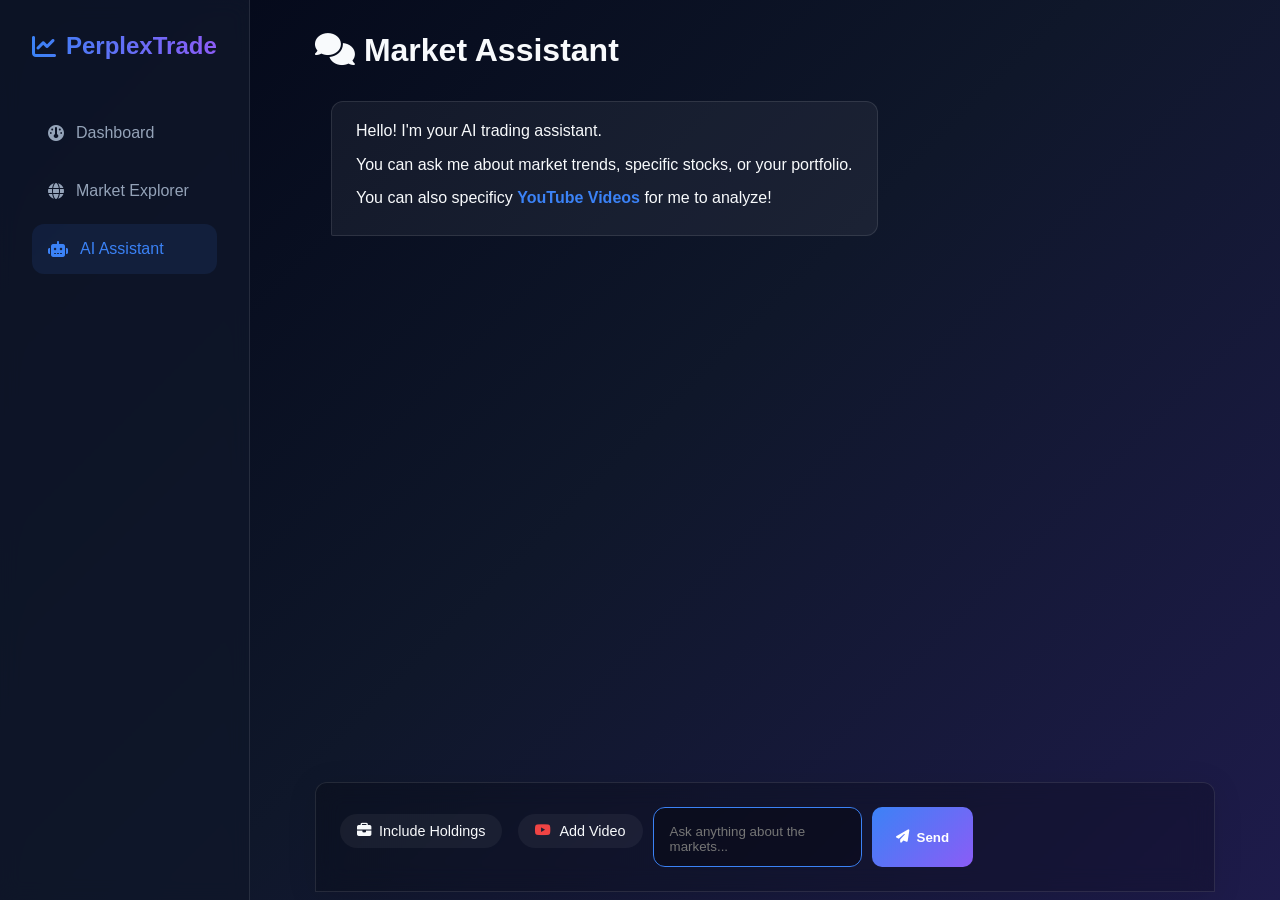
<file: static/chat.html>
<!DOCTYPE html>
<html lang="en">

<head>
    <meta charset="UTF-8">
    <meta name="viewport" content="width=device-width, initial-scale=1.0">
    <title>AI Chat - PerplexTrade</title>
    <link rel="stylesheet" href="style.css?v=31">
    <link rel="stylesheet" href="https://cdnjs.cloudflare.com/ajax/libs/font-awesome/6.5.1/css/all.min.css">
    <script src="/static/marked.min.js"></script>
    <style>
        /* Chat specific styles */
        .chat-container {
            display: flex;
            flex-direction: column;
            height: calc(100vh - 40px);
            /* Adjust for padding */
            max-width: 900px;
            margin: 0 auto;
        }

        .chat-history {
            flex: 1;
            overflow-y: auto;
            padding: 1rem;
            display: flex;
            flex-direction: column;
            gap: 1.5rem;
            scroll-behavior: smooth;
        }

        .chat-input-area {
            background: rgba(0, 0, 0, 0.2);
            padding: 1.5rem;
            border-top: 1px solid var(--glass-border);
            border-radius: 12px 12px 0 0;
        }

        .chat-controls {
            display: flex;
            align-items: center;
            gap: 1rem;
            margin-bottom: 0.8rem;
        }

        .context-toggle {
            display: flex;
            align-items: center;
            gap: 0.5rem;
            cursor: pointer;
            padding: 0.5rem 1rem;
            background: rgba(255, 255, 255, 0.05);
            border-radius: 20px;
            border: 1px solid transparent;
            font-size: 0.9rem;
            transition: all 0.2s;
        }

        .context-toggle.active {
            background: rgba(16, 185, 129, 0.2);
            border-color: var(--success);
            color: var(--success);
        }

        .youtube-input-wrapper {
            display: none;
            /* Hidden by default */
            flex: 1;
            position: relative;
        }

        .youtube-input-wrapper.visible {
            display: flex;
            animation: fadeIn 0.3s;
        }

        .youtube-input {
            width: 100%;
            padding: 0.5rem 2rem 0.5rem 1rem;
            background: rgba(0, 0, 0, 0.3);
            border: 1px solid var(--glass-border);
            border-radius: 8px;
            color: #fff;
            font-size: 0.9rem;
        }

        .youtube-input:focus {
            border-color: var(--accent-primary);
            outline: none;
        }

        .youtube-clear {
            position: absolute;
            right: 10px;
            top: 50%;
            transform: translateY(-50%);
            cursor: pointer;
            color: var(--text-secondary);
        }

        .message {
            max-width: 85%;
            padding: 1rem 1.5rem;
            border-radius: 12px;
            line-height: 1.6;
            animation: fadeIn 0.3s ease;
        }

        .message.user {
            align-self: flex-end;
            background: linear-gradient(135deg, var(--accent-primary), var(--accent-secondary));
            color: white;
            border-bottom-right-radius: 2px;
        }

        .message.system {
            align-self: flex-start;
            background: rgba(255, 255, 255, 0.05);
            border: 1px solid var(--glass-border);
            color: var(--text-primary);
            border-bottom-left-radius: 2px;
        }

        /* Input specific adjustments */
        .chat-textarea {
            width: 100%;
            background: rgba(0, 0, 0, 0.3);
            border: 1px solid var(--glass-border);
            border-radius: 12px;
            padding: 1rem;
            color: white;
            font-family: inherit;
            resize: none;
            min-height: 60px;
            max-height: 200px;
        }

        .chat-textarea:focus {
            outline: none;
            border-color: var(--accent-primary);
        }

        .video-badge {
            display: inline-flex;
            align-items: center;
            gap: 0.4rem;
            background: rgba(239, 68, 68, 0.2);
            color: #f87171;
            padding: 0.2rem 0.6rem;
            border-radius: 4px;
            font-size: 0.8rem;
            margin-bottom: 0.5rem;
        }
    </style>
</head>

<body>
    <div class="container">
        <!-- Sidebar (Simplified) -->
        <aside class="sidebar">
            <div class="logo">
                <i class="fa-solid fa-chart-line"></i>
                <span>PerplexTrade</span>
            </div>
            <nav>
                <a href="index.html"><i class="fa-solid fa-gauge"></i> Dashboard</a>
                <a href="markets.html"><i class="fa-solid fa-globe"></i> Market Explorer</a>
                <a href="chat.html" class="active"><i class="fa-solid fa-robot"></i> AI Assistant</a>
            </nav>
        </aside>

        <main class="main-content" style="padding-bottom: 0;">
            <div class="chat-container">
                <div class="header" style="margin-bottom: 1rem;">
                    <h1><i class="fa-solid fa-comments"></i> Market Assistant</h1>
                </div>

                <!-- Chat History -->
                <div id="chat-history" class="chat-history">
                    <div class="message system">
                        <p>Hello! I'm your AI trading assistant.</p>
                        <p>You can ask me about market trends, specific stocks, or your portfolio.</p>
                        <p>You can also specificy <strong>YouTube Videos</strong> for me to analyze!</p>
                    </div>
                </div>

                <!-- Input Area -->
                <div class="chat-input-area glass">
                    <!-- Controls -->
                    <div class="chat-controls">
                        <!-- Holdings Toggle -->
                        <div class="context-toggle" id="holdings-toggle" onclick="toggleHoldings()">
                            <i class="fa-solid fa-briefcase"></i>
                            <span>Include Holdings</span>
                        </div>

                        <!-- YouTube Button -->
                        <div class="context-toggle" id="youtube-btn" onclick="toggleYoutubeInput()">
                            <i class="fa-brands fa-youtube" style="color: #ef4444;"></i>
                            <span>Add Video</span>
                        </div>

                        <!-- YouTube Input (Hidden) -->
                        <div class="youtube-input-wrapper" id="youtube-wrapper">
                            <input type="text" id="youtube-url" class="youtube-input"
                                placeholder="Paste YouTube URL...">
                            <i class="fa-solid fa-times youtube-clear" onclick="clearYoutube()"></i>
                        </div>
                    </div>

                    <!-- Text Input -->
                    <div class="input-group" style="margin-bottom: 0;">
                        <textarea id="chat-input" class="chat-textarea" placeholder="Ask anything about the markets..."
                            rows="1" onkeydown="handleEnter(event)"></textarea>
                        <button class="analyze-btn" onclick="sendChatMessage()">
                            <i class="fa-solid fa-paper-plane"></i> Send
                        </button>
                    </div>
                </div>
            </div>
        </main>
    </div>

    <script src="chat.js"></script>
</body>

</html>
</file>
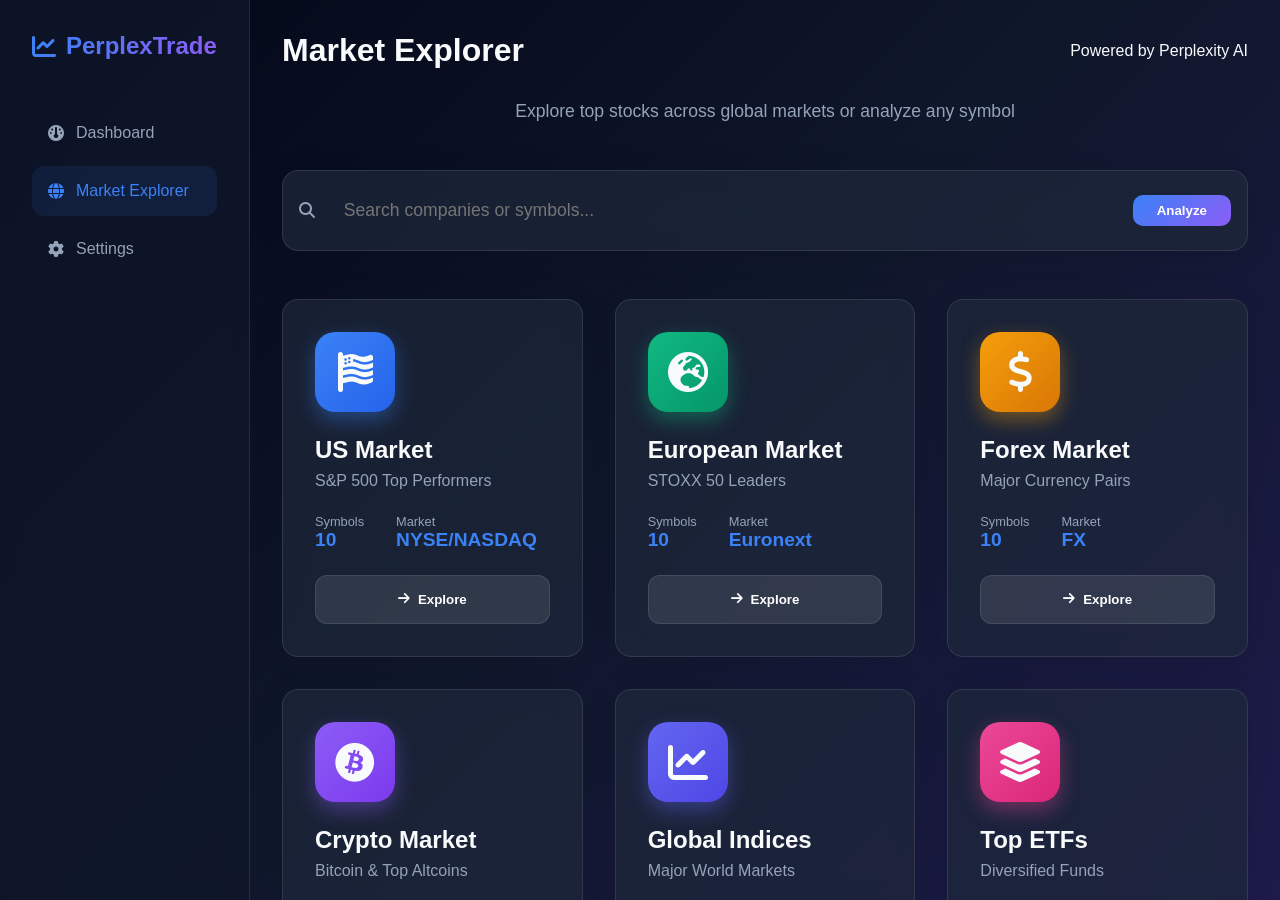
<file: static/markets.html>
<!DOCTYPE html>
<html lang="en">

<head>
    <meta charset="UTF-8">
    <meta name="viewport" content="width=device-width, initial-scale=1.0">
    <title>Market Explorer - PerplexTrade</title>
    <link rel="stylesheet" href="style.css?v=9">
    <link rel="stylesheet" href="https://cdnjs.cloudflare.com/ajax/libs/font-awesome/6.5.1/css/all.min.css">
</head>

<body>
    <div class="container">
        <aside class="sidebar">
            <div class="logo">
                <i class="fa-solid fa-chart-line"></i>
                <span>PerplexTrade</span>
            </div>
            <nav>
                <a href="index.html"><i class="fa-solid fa-gauge"></i> Dashboard</a>
                <a href="#" class="active"><i class="fa-solid fa-globe"></i> Market Explorer</a>
                <a href="#"><i class="fa-solid fa-gear"></i> Settings</a>
            </nav>
        </aside>

        <main class="main-content">
            <div class="header">
                <h1>Market Explorer</h1>
                <span class="badge">Powered by Perplexity AI</span>
            </div>

            <p class="markets-subtitle">Explore top stocks across global markets or analyze any symbol</p>

            <!-- Custom Symbol Search -->
            <!-- Custom Symbol Search -->
            <div class="glass"
                style="margin-bottom: 3rem; padding: 1rem; display: flex; gap: 1rem; align-items: center; position: relative; z-index: 100;">
                <i class="fa-solid fa-magnifying-glass" style="color: var(--text-secondary);"></i>
                <input type="text" id="custom-symbol" placeholder="Search companies or symbols..."
                    style="flex:1; border:none; background:transparent; color:white; font-size:1.1rem; outline:none; font-family: inherit;">

                <button class="btn-primary" onclick="searchCustomSymbol()" style="padding: 0.5rem 1.5rem;">
                    Analyze
                </button>

                <!-- Search Results Dropdown -->
                <div id="search-results" class="search-results-container"></div>
            </div>

            <script src="search.js"></script>
            <script>
                function searchCustomSymbol() {
                    const symbol = document.getElementById('custom-symbol').value.toUpperCase().trim();
                    if (symbol) {
                        window.location.href = `analysis.html?symbol=${symbol}&market=custom`;
                    }
                }
                document.getElementById('custom-symbol').addEventListener('keypress', function (e) {
                    if (e.key === 'Enter') searchCustomSymbol();
                });
            </script>

            <div class="markets-grid">
                <!-- US Market -->
                <div class="market-card glass" onclick="window.location.href='symbols.html?market=us'">
                    <div class="market-icon us">
                        <i class="fa-solid fa-flag-usa"></i>
                    </div>
                    <h3>US Market</h3>
                    <p>S&P 500 Top Performers</p>
                    <div class="market-stats">
                        <div class="stat">
                            <span class="stat-label">Symbols</span>
                            <span class="stat-value">10</span>
                        </div>
                        <div class="stat">
                            <span class="stat-label">Market</span>
                            <span class="stat-value">NYSE/NASDAQ</span>
                        </div>
                    </div>
                    <button class="market-btn">
                        <i class="fa-solid fa-arrow-right"></i> Explore
                    </button>
                </div>

                <!-- European Market -->
                <div class="market-card glass" onclick="window.location.href='symbols.html?market=europe'">
                    <div class="market-icon europe">
                        <i class="fa-solid fa-earth-europe"></i>
                    </div>
                    <h3>European Market</h3>
                    <p>STOXX 50 Leaders</p>
                    <div class="market-stats">
                        <div class="stat">
                            <span class="stat-label">Symbols</span>
                            <span class="stat-value">10</span>
                        </div>
                        <div class="stat">
                            <span class="stat-label">Market</span>
                            <span class="stat-value">Euronext</span>
                        </div>
                    </div>
                    <button class="market-btn">
                        <i class="fa-solid fa-arrow-right"></i> Explore
                    </button>
                </div>

                <!-- Forex Market -->
                <div class="market-card glass" onclick="window.location.href='symbols.html?market=forex'">
                    <div class="market-icon forex">
                        <i class="fa-solid fa-dollar-sign"></i>
                    </div>
                    <h3>Forex Market</h3>
                    <p>Major Currency Pairs</p>
                    <div class="market-stats">
                        <div class="stat">
                            <span class="stat-label">Symbols</span>
                            <span class="stat-value">10</span>
                        </div>
                        <div class="stat">
                            <span class="stat-label">Market</span>
                            <span class="stat-value">FX</span>
                        </div>
                    </div>
                    <button class="market-btn">
                        <i class="fa-solid fa-arrow-right"></i> Explore
                    </button>
                </div>

                <!-- Crypto Market -->
                <!-- Crypto Market -->
                <div class="market-card glass" onclick="window.location.href='symbols.html?market=crypto'">
                    <div class="market-icon crypto">
                        <i class="fa-brands fa-bitcoin"></i>
                    </div>
                    <h3>Crypto Market</h3>
                    <p>Bitcoin & Top Altcoins</p>
                    <div class="market-stats">
                        <div class="stat">
                            <span class="stat-label">Symbols</span>
                            <span class="stat-value">10</span>
                        </div>
                        <div class="stat">
                            <span class="stat-label">Market</span>
                            <span class="stat-value">Crypto</span>
                        </div>
                    </div>
                    <button class="market-btn">
                        <i class="fa-solid fa-arrow-right"></i> Explore
                    </button>
                </div>

                <!-- Global Indices -->
                <div class="market-card glass" onclick="window.location.href='symbols.html?market=indices'">
                    <div class="market-icon"
                        style="background: linear-gradient(135deg, #6366f1, #4f46e5); box-shadow: 0 8px 20px rgba(99, 102, 241, 0.4);">
                        <i class="fa-solid fa-chart-line"></i>
                    </div>
                    <h3>Global Indices</h3>
                    <p>Major World Markets</p>
                    <div class="market-stats">
                        <div class="stat">
                            <span class="stat-label">Symbols</span>
                            <span class="stat-value">8</span>
                        </div>
                        <div class="stat">
                            <span class="stat-label">Market</span>
                            <span class="stat-value">Global</span>
                        </div>
                    </div>
                    <button class="market-btn">
                        <i class="fa-solid fa-arrow-right"></i> Explore
                    </button>
                </div>

                <!-- Top ETFs -->
                <div class="market-card glass" onclick="window.location.href='symbols.html?market=etfs'">
                    <div class="market-icon"
                        style="background: linear-gradient(135deg, #ec4899, #db2777); box-shadow: 0 8px 20px rgba(236, 72, 153, 0.4);">
                        <i class="fa-solid fa-layer-group"></i>
                    </div>
                    <h3>Top ETFs</h3>
                    <p>Diversified Funds</p>
                    <div class="market-stats">
                        <div class="stat">
                            <span class="stat-label">Symbols</span>
                            <span class="stat-value">8</span>
                        </div>
                        <div class="stat">
                            <span class="stat-label">Market</span>
                            <span class="stat-value">Mixed</span>
                        </div>
                    </div>
                    <button class="market-btn">
                        <i class="fa-solid fa-arrow-right"></i> Explore
                    </button>
                </div>

                <!-- Small Caps -->
                <div class="market-card glass" onclick="window.location.href='symbols.html?market=smallcap'">
                    <div class="market-icon"
                        style="background: linear-gradient(135deg, #14b8a6, #0d9488); box-shadow: 0 8px 20px rgba(20, 184, 166, 0.4);">
                        <i class="fa-solid fa-seedling"></i>
                    </div>
                    <h3>Small & Mid Cap</h3>
                    <p>High Growth Potential</p>
                    <div class="market-stats">
                        <div class="stat">
                            <span class="stat-label">Symbols</span>
                            <span class="stat-value">9</span>
                        </div>
                        <div class="stat">
                            <span class="stat-label">Market</span>
                            <span class="stat-value">Growth</span>
                        </div>
                    </div>
                    <button class="market-btn">
                        <i class="fa-solid fa-arrow-right"></i> Explore
                    </button>
                </div>
            </div>
        </main>
    </div>
</body>

</html>
</file>
<file: static/style.css>
:root {
    --bg-dark: #0f172a;
    --bg-darker: #020617;
    --text-primary: #f8fafc;
    --text-secondary: #94a3b8;
    --accent-primary: #3b82f6;
    /* Blue */
    --accent-secondary: #8b5cf6;
    /* Purple */
    --success: #10b981;
    --danger: #ef4444;
    --glass-bg: rgba(30, 41, 59, 0.7);
    --glass-border: rgba(255, 255, 255, 0.1);
    --card-radius: 16px;
}

* {
    margin: 0;
    padding: 0;
    box-sizing: border-box;
}

body {
    font-family: 'Outfit', sans-serif;
    background: linear-gradient(135deg, var(--bg-darker), var(--bg-dark), #1e1b4b);
    color: var(--text-primary);
    height: 100vh;
    overflow: hidden;
}

.app-container {
    display: flex;
    height: 100vh;
}

/* Sidebar */
.sidebar {
    width: 250px;
    background: rgba(15, 23, 42, 0.8);
    backdrop-filter: blur(10px);
    border-right: 1px solid var(--glass-border);
    padding: 2rem;
    display: flex;
    flex-direction: column;
}

.logo {
    font-size: 1.5rem;
    font-weight: 700;
    margin-bottom: 3rem;
    background: linear-gradient(to right, var(--accent-primary), var(--accent-secondary));
    background-clip: text;
    -webkit-background-clip: text;
    -webkit-text-fill-color: transparent;
    display: flex;
    align-items: center;
    gap: 10px;
}

.nav-links {
    list-style: none;
}

.nav-links li {
    padding: 1rem;
    margin-bottom: 0.5rem;
    border-radius: 12px;
    cursor: pointer;
    color: var(--text-secondary);
    transition: all 0.3s ease;
    display: flex;
    align-items: center;
    gap: 12px;
}

.nav-links li:hover,
.nav-links li.active {
    background: rgba(59, 130, 246, 0.1);
    color: var(--accent-primary);
}

/* Main Content */
.main-content {
    flex: 1;
    padding: 2rem;
    overflow-y: auto;
}

.view {
    display: none;
    animation: fadeIn 0.3s ease;
}

.view.active {
    display: block;
}

@keyframes fadeIn {
    from {
        opacity: 0;
        transform: translateY(10px);
    }

    to {
        opacity: 1;
        transform: translateY(0);
    }
}

.header {
    display: flex;
    justify-content: space-between;
    align-items: center;
    margin-bottom: 2rem;
}

h1 {
    font-size: 2rem;
    font-weight: 600;
}

/* Glassmorphism Cards */
.glass {
    background: var(--glass-bg);
    backdrop-filter: blur(12px);
    border: 1px solid var(--glass-border);
    border-radius: var(--card-radius);
    padding: 1.5rem;
    box-shadow: 0 4px 30px rgba(0, 0, 0, 0.1);
}

.summary-cards {
    display: grid;
    grid-template-columns: repeat(3, 1fr);
    gap: 1.5rem;
    margin-bottom: 2rem;
}

.summary-cards h3 {
    color: var(--text-secondary);
    font-size: 0.9rem;
    margin-bottom: 0.5rem;
}

.summary-cards .value {
    font-size: 1.8rem;
    font-weight: 600;
}

.value.positive {
    color: var(--success);
}

.value.negative {
    color: var(--danger);
}

/* Grid Layout */
.content-grid {
    display: grid;
    grid-template-columns: 2fr 1fr;
    gap: 1.5rem;
    height: calc(100vh - 250px);
    /* Fill remaining height */
}

/* Table */
.table-container {
    overflow-x: auto;
}

table {
    width: 100%;
    border-collapse: collapse;
    margin-top: 1rem;
}

th {
    text-align: left;
    padding: 1rem;
    color: var(--text-secondary);
    font-weight: 500;
    border-bottom: 1px solid var(--glass-border);
}

td {
    padding: 1rem;
    border-bottom: 1px solid rgba(255, 255, 255, 0.05);
}

.action-btn {
    background: none;
    border: none;
    color: var(--danger);
    cursor: pointer;
    font-size: 1rem;
}

/* Right Panel */
.right-panel {
    display: flex;
    flex-direction: column;
    gap: 1.5rem;
    min-width: 0;
    /* Prevent grid blowout */
}

.input-group {
    display: flex;
    gap: 10px;
    margin-bottom: 2rem;
    /* Increased margin */
}

.input-group input {
    width: auto;
    flex: 1;
}

input {
    background: rgba(0, 0, 0, 0.2);
    border: 1px solid var(--glass-border);
    padding: 0.8rem;
    border-radius: 8px;
    color: white;
    width: 100%;
    font-family: inherit;
}

.btn-primary {
    background: linear-gradient(135deg, var(--accent-primary), var(--accent-secondary));
    border: none;
    padding: 0.8rem 1.5rem;
    border-radius: 10px;
    color: white;
    font-weight: 600;
    cursor: pointer;
    transition: transform 0.2s;
}

.btn-primary:active {
    transform: scale(0.98);
}

.btn-small {
    background: var(--accent-primary);
    border: none;
    padding: 0.5rem 1rem;
    border-radius: 8px;
    color: white;
    cursor: pointer;
}

.watchlist-items {
    list-style: none;
    max-height: 200px;
    overflow-y: auto;
}

.watchlist-item {
    display: flex;
    justify-content: space-between;
    padding: 0.8rem;
    background: rgba(255, 255, 255, 0.03);
    margin-bottom: 0.5rem;
    border-radius: 8px;
    cursor: pointer;
    transition: background 0.2s;
}

.watchlist-item:hover {
    background: rgba(255, 255, 255, 0.1);
}

/* Chart */
.chart-card {
    flex-grow: 1;
    display: flex;
    flex-direction: column;
}

.chart-header {
    display: flex;
    justify-content: space-between;
    align-items: center;
    margin-bottom: 1rem;
}

#chart-container {
    flex: 1;
    min-height: 200px;
}

.chart-controls span {
    font-size: 0.8rem;
    padding: 4px 8px;
    border-radius: 4px;
    background: rgba(255, 255, 255, 0.1);
    cursor: pointer;
    margin-left: 5px;
}

.chart-controls span:hover {
    background: var(--accent-primary);
}

/* Chat Interface */
.chat-interface {
    height: calc(100vh - 150px);
    display: flex;
    flex-direction: column;
}

.chat-history {
    flex: 1;
    overflow-y: auto;
    padding: 1rem;
    display: flex;
    flex-direction: column;
    gap: 1rem;
}

.message {
    max-width: 80%;
    padding: 1rem;
    border-radius: 12px;
    line-height: 1.5;
}

.message.system {
    background: rgba(255, 255, 255, 0.1);
    align-self: flex-start;
}

.message.user {
    background: var(--accent-primary);
    align-self: flex-end;
}

.chat-input-area {
    padding: 1rem;
    border-top: 1px solid var(--glass-border);
    display: flex;
    gap: 10px;
}

/* Modal */
.modal {
    display: none;
    position: fixed;
    top: 0;
    left: 0;
    width: 100%;
    height: 100%;
    background: rgba(0, 0, 0, 0.8);
    justify-content: center;
    align-items: center;
    z-index: 1000;
}

.modal-content {
    width: 400px;
    position: relative;
}

.close {
    position: absolute;
    top: 15px;
    right: 20px;
    font-size: 2rem;
    cursor: pointer;
}

.form-group {
    margin-bottom: 1rem;
}

.form-group label {
    display: block;
    margin-bottom: 0.5rem;
    color: var(--text-secondary);
}

.full-width {
    width: 100%;
    margin-top: 1rem;
}

/* Loading Animation */
/* Loading Animation */
.loading-indicator {
    padding: 1rem 1.5rem;
    width: fit-content;
}

.loading-content {
    display: flex;
    align-items: center;
    gap: 15px;
}

.typing-dots {
    display: flex;
    gap: 6px;
}

.loading-timer {
    font-size: 0.9rem;
    color: var(--text-secondary);
    font-family: monospace;
}

.typing-dot {
    width: 6px;
    height: 6px;
    background: var(--text-secondary);
    border-radius: 50%;
    animation: typing 1.4s infinite ease-in-out both;
}

.typing-dot:nth-child(1) {
    animation-delay: -0.32s;
}

.typing-dot:nth-child(2) {
    animation-delay: -0.16s;
}

@keyframes typing {

    0%,
    80%,
    100% {
        transform: scale(0);
    }

    40% {
        transform: scale(1);
    }
}

/* Markdown Styles within Chat */
.message.system ul,
.message.system ol {
    margin-left: 1.5rem;
    margin-top: 0.5rem;
    margin-bottom: 0.5rem;
}

.message.system p {
    margin-bottom: 0.5rem;
}

.message.system strong {
    color: var(--accent-primary);
    font-weight: 600;
}

.message.system h1,
.message.system h2,
.message.system h3 {
    margin-top: 1rem;
    margin-bottom: 0.5rem;
    font-size: 1.1em;
    color: var(--text-primary);
}

/* ============================================================================
   3-AGENT INTERFACE STYLES - CARD LAYOUT
   ============================================================================ */

/* Agents Subtitle */
.agents-subtitle {
    text-align: center;
    color: var(--text-secondary);
    font-size: 1.1rem;
    margin-bottom: 3rem;
}

/* Agent Cards Grid */
.agents-grid {
    display: grid;
    grid-template-columns: repeat(auto-fit, minmax(320px, 1fr));
    gap: 2rem;
    margin-bottom: 2rem;
}

/* Agent Card */
.agent-card {
    padding: 2rem;
    cursor: pointer;
    transition: all 0.3s ease;
    position: relative;
    overflow: hidden;
}

.agent-card::before {
    content: '';
    position: absolute;
    top: 0;
    left: 0;
    right: 0;
    height: 4px;
    background: linear-gradient(90deg, var(--accent-primary), var(--accent-secondary));
    transform: scaleX(0);
    transition: transform 0.3s ease;
}

.agent-card:hover::before {
    transform: scaleX(1);
}

.agent-card:hover {
    transform: translateY(-8px);
    box-shadow: 0 12px 40px rgba(59, 130, 246, 0.3);
}

/* Agent Card Icon */
.agent-card-icon {
    width: 80px;
    height: 80px;
    border-radius: 20px;
    background: linear-gradient(135deg, var(--accent-primary), var(--accent-secondary));
    display: flex;
    align-items: center;
    justify-content: center;
    font-size: 2.5rem;
    margin-bottom: 1.5rem;
    box-shadow: 0 8px 20px rgba(59, 130, 246, 0.4);
}

.agent-card-icon.screener {
    background: linear-gradient(135deg, #10b981, #059669);
    box-shadow: 0 8px 20px rgba(16, 185, 129, 0.4);
}

.agent-card-icon.assistant {
    background: linear-gradient(135deg, #8b5cf6, #7c3aed);
    box-shadow: 0 8px 20px rgba(139, 92, 246, 0.4);
}

.agent-card h3 {
    font-size: 1.5rem;
    margin-bottom: 0.8rem;
}

.agent-card p {
    color: var(--text-secondary);
    line-height: 1.6;
    margin-bottom: 1.5rem;
    min-height: 48px;
}

/* Agent Card Features */
.agent-card-features {
    display: flex;
    flex-direction: column;
    gap: 0.5rem;
    margin-bottom: 1.5rem;
}

.agent-card-features span {
    color: var(--text-secondary);
    font-size: 0.9rem;
    display: flex;
    align-items: center;
    gap: 0.5rem;
}

.agent-card-features i {
    color: var(--success);
    font-size: 0.8rem;
}

/* Agent Card Status */
.agent-card-status {
    display: flex;
    align-items: center;
    gap: 0.5rem;
    margin-bottom: 1.5rem;
    padding: 0.5rem 0;
}

.status-dot {
    width: 10px;
    height: 10px;
    border-radius: 50%;
    display: inline-block;
}

.status-dot.running {
    background: var(--success);
    box-shadow: 0 0 10px var(--success);
    animation: pulse 2s infinite;
}

.status-dot.stopped {
    background: var(--danger);
}

.status-dot.ready {
    background: var(--success);
}

@keyframes pulse {

    0%,
    100% {
        opacity: 1;
    }

    50% {
        opacity: 0.5;
    }
}

/* Agent Card Button */
.agent-card-btn {
    width: 100%;
    background: rgba(255, 255, 255, 0.1);
    border: 1px solid var(--glass-border);
    padding: 1rem;
    border-radius: 12px;
    color: white;
    font-weight: 600;
    cursor: pointer;
    transition: all 0.3s ease;
    display: flex;
    align-items: center;
    justify-content: center;
    gap: 0.5rem;
}

.agent-card:hover .agent-card-btn {
    background: linear-gradient(135deg, var(--accent-primary), var(--accent-secondary));
    border-color: transparent;
}

/* ============================================================================
   AGENT MODALS
   ============================================================================ */

.agent-modal {
    display: none;
    position: fixed;
    top: 0;
    left: 0;
    width: 100%;
    height: 100%;
    background: rgba(0, 0, 0, 0.85);
    backdrop-filter: blur(8px);
    z-index: 2000;
    align-items: center;
    justify-content: center;
    animation: fadeIn 0.3s ease;
}

.agent-modal.active {
    display: flex;
}

.agent-modal-content {
    width: 90%;
    max-width: 900px;
    max-height: 85vh;
    overflow-y: auto;
    animation: slideUp 0.3s ease;
}

@keyframes slideUp {
    from {
        opacity: 0;
        transform: translateY(30px);
    }

    to {
        opacity: 1;
        transform: translateY(0);
    }
}

/* Agent Modal Header */
.agent-modal-header {
    display: flex;
    justify-content: space-between;
    align-items: flex-start;
    margin-bottom: 2rem;
    padding-bottom: 1.5rem;
    border-bottom: 1px solid var(--glass-border);
}

.agent-modal-header h2 {
    font-size: 1.8rem;
    margin-bottom: 0.5rem;
    display: flex;
    align-items: center;
    gap: 0.8rem;
}

.agent-modal-header p {
    color: var(--text-secondary);
    font-size: 0.95rem;
}

.modal-close-btn {
    background: rgba(255, 255, 255, 0.1);
    border: 1px solid var(--glass-border);
    width: 40px;
    height: 40px;
    border-radius: 10px;
    color: white;
    cursor: pointer;
    transition: all 0.2s;
    display: flex;
    align-items: center;
    justify-content: center;
}

.modal-close-btn:hover {
    background: var(--danger);
    border-color: var(--danger);
}

/* Agent Modal Body */
.agent-modal-body {
    display: flex;
    flex-direction: column;
    gap: 1.5rem;
}

/* Scheduler Controls (in modal) */
.scheduler-controls {
    margin-bottom: 0;
}

/* Analysis Results (in modal) */
.analysis-results {
    min-height: 300px;
    max-height: 400px;
    overflow-y: auto;
}

.analysis-results h3 {
    margin-bottom: 1rem;
    color: var(--text-secondary);
}

.analysis-content {
    padding: 1rem;
}

.empty-state {
    text-align: center;
    padding: 3rem;
    color: var(--text-secondary);
}

.empty-state i {
    font-size: 3rem;
    margin-bottom: 1rem;
    opacity: 0.5;
}

/* Stock Screener (in modal) */
.screener-input {
    margin-bottom: 0;
}

.screener-results {
    min-height: 300px;
    max-height: 500px;
    overflow-y: auto;
}

/* Chat Interface (in modal) */
.chat-interface {
    height: 500px;
}

/* Scrollbar Styling */
.agent-modal-content::-webkit-scrollbar,
.analysis-results::-webkit-scrollbar,
.screener-results::-webkit-scrollbar {
    width: 8px;
}

.agent-modal-content::-webkit-scrollbar-track,
.analysis-results::-webkit-scrollbar-track,
.screener-results::-webkit-scrollbar-track {
    background: rgba(255, 255, 255, 0.05);
    border-radius: 4px;
}

.agent-modal-content::-webkit-scrollbar-thumb,
.analysis-results::-webkit-scrollbar-thumb,
.screener-results::-webkit-scrollbar-thumb {
    background: rgba(255, 255, 255, 0.2);
    border-radius: 4px;
}

.agent-modal-content::-webkit-scrollbar-thumb:hover,
.analysis-results::-webkit-scrollbar-thumb:hover,
.screener-results::-webkit-scrollbar-thumb:hover {
    background: rgba(255, 255, 255, 0.3);
}

/* ============================================================================
   EXISTING AGENT STYLES (for modal content)
   ============================================================================ */

/* Scheduler Controls */
.control-row {
    display: flex;
    justify-content: space-between;
    align-items: center;
    margin-bottom: 1rem;
    flex-wrap: wrap;
    gap: 1rem;
}

.control-group {
    display: flex;
    align-items: center;
    gap: 1rem;
    flex-wrap: wrap;
}

.control-group label {
    color: var(--text-secondary);
    font-weight: 500;
}

.control-group select {
    background: rgba(0, 0, 0, 0.3);
    border: 1px solid var(--glass-border);
    padding: 0.6rem 1rem;
    border-radius: 8px;
    color: white;
    font-family: inherit;
    cursor: pointer;
}

.scheduler-info {
    display: flex;
    gap: 2rem;
    color: var(--text-secondary);
    font-size: 0.9rem;
    flex-wrap: wrap;
}

.status-badge {
    padding: 0.5rem 1rem;
    border-radius: 20px;
    font-size: 0.9rem;
    font-weight: 600;
}

.status-badge.running {
    background: rgba(16, 185, 129, 0.2);
    color: var(--success);
}

.status-badge.stopped {
    background: rgba(239, 68, 68, 0.2);
    color: var(--danger);
}

/* Stock Analysis Card */
.stock-analysis-card {
    background: rgba(255, 255, 255, 0.05);
    border: 1px solid var(--glass-border);
    border-radius: 12px;
    padding: 1.5rem;
    margin-bottom: 1rem;
}

.stock-analysis-header {
    display: flex;
    justify-content: space-between;
    align-items: center;
    margin-bottom: 1rem;
}

.stock-symbol {
    font-size: 1.3rem;
    font-weight: 600;
}

.action-badge {
    padding: 0.5rem 1rem;
    border-radius: 8px;
    font-weight: 600;
    font-size: 0.9rem;
}

.action-badge.buy {
    background: rgba(16, 185, 129, 0.2);
    color: var(--success);
}

.action-badge.hold {
    background: rgba(251, 191, 36, 0.2);
    color: #fbbf24;
}

.action-badge.sell {
    background: rgba(239, 68, 68, 0.2);
    color: var(--danger);
}

.confidence-bar {
    margin: 1rem 0;
}

.confidence-label {
    display: flex;
    justify-content: space-between;
    margin-bottom: 0.5rem;
    font-size: 0.9rem;
    color: var(--text-secondary);
}

.confidence-progress {
    height: 8px;
    background: rgba(255, 255, 255, 0.1);
    border-radius: 4px;
    overflow: hidden;
}

.confidence-fill {
    height: 100%;
    background: linear-gradient(90deg, var(--accent-primary), var(--accent-secondary));
    transition: width 0.5s ease;
}

.reasoning-text {
    color: var(--text-secondary);
    line-height: 1.6;
    margin-top: 1rem;
}

/* Stock Screener Results */
.input-row {
    display: flex;
    gap: 1rem;
}

.input-row input {
    flex: 1;
}

.screener-result-card {
    background: var(--glass-bg);
    border: 1px solid var(--glass-border);
    border-radius: var(--card-radius);
    padding: 2rem;
}

.result-header {
    display: flex;
    justify-content: space-between;
    align-items: flex-start;
    margin-bottom: 2rem;
}

.result-symbol {
    font-size: 2rem;
    font-weight: 700;
}

.result-price {
    font-size: 1.2rem;
    color: var(--text-secondary);
}

.recommendation-box {
    background: rgba(255, 255, 255, 0.05);
    border-radius: 12px;
    padding: 1.5rem;
    margin-bottom: 1.5rem;
}

.recommendation-label {
    color: var(--text-secondary);
    font-size: 0.9rem;
    margin-bottom: 0.5rem;
}

.recommendation-value {
    font-size: 1.5rem;
    font-weight: 700;
}

.confidence-box {
    background: rgba(255, 255, 255, 0.05);
    border-radius: 12px;
    padding: 1.5rem;
    margin-bottom: 1.5rem;
}

.confidence-percentage {
    font-size: 2.5rem;
    font-weight: 700;
    background: linear-gradient(135deg, var(--accent-primary), var(--accent-secondary));
    background-clip: text;
    -webkit-background-clip: text;
    -webkit-text-fill-color: transparent;
}

.reasoning-box {
    background: rgba(255, 255, 255, 0.05);
    border-radius: 12px;
    padding: 1.5rem;
}

.reasoning-box h4 {
    margin-bottom: 1rem;
    color: var(--text-secondary);
}

.technical-grid {
    display: grid;
    grid-template-columns: repeat(auto-fit, minmax(150px, 1fr));
    gap: 1rem;
    margin-top: 1.5rem;
}

.technical-item {
    background: rgba(255, 255, 255, 0.03);
    padding: 1rem;
    border-radius: 8px;
}

.technical-label {
    font-size: 0.8rem;
    color: var(--text-secondary);
    margin-bottom: 0.3rem;
}

.technical-value {
    font-size: 1.1rem;
    font-weight: 600;
}

/* ============================================================================
   PER-SYMBOL ANALYSIS STYLES
   ============================================================================ */

/* Holdings Header */
.holdings-header {
    display: flex;
    justify-content: space-between;
    align-items: center;
    margin-bottom: 1rem;
}

/* Clickable Symbol */
.symbol-link {
    color: var(--accent-primary);
    cursor: pointer;
    text-decoration: none;
    font-weight: 600;
    transition: all 0.2s;
}

.symbol-link:hover {
    color: var(--accent-secondary);
    text-decoration: underline;
}

/* AI Decision Badge */
.decision-badge {
    padding: 0.4rem 0.8rem;
    border-radius: 6px;
    font-size: 0.85rem;
    font-weight: 600;
    text-align: center;
    cursor: pointer;
    min-width: 80px;
    display: inline-block;
    white-space: nowrap;
    transition: all 0.2s;
}

.decision-badge.BUY {
    background: rgba(16, 185, 129, 0.2);
    color: var(--success);
    border: 1px solid var(--success);
}

.decision-badge.HOLD {
    background: rgba(251, 191, 36, 0.2);
    color: #fbbf24;
    border: 1px solid #fbbf24;
}

.decision-badge.SELL {
    background: rgba(239, 68, 68, 0.2);
    color: var(--danger);
    border: 1px solid var(--danger);
}

.decision-badge.pending {
    background: rgba(255, 255, 255, 0.1);
    color: var(--text-secondary);
    border: 1px solid var(--glass-border);
}

.decision-badge:hover {
    transform: scale(1.05);
    box-shadow: 0 4px 12px rgba(0, 0, 0, 0.3);
}

/* Analysis History Timeline */
.analysis-history-timeline {
    padding: 1rem;
    max-height: 600px;
    overflow-y: auto;
}

.history-item {
    background: rgba(255, 255, 255, 0.05);
    border-left: 4px solid var(--accent-primary);
    padding: 1.5rem;
    margin-bottom: 1.5rem;
    border-radius: 8px;
    transition: all 0.2s;
}

.history-item:hover {
    background: rgba(255, 255, 255, 0.08);
    transform: translateX(5px);
}

.history-item.BUY {
    border-left-color: var(--success);
}

.history-item.SELL {
    border-left-color: var(--danger);
}

.history-item.HOLD {
    border-left-color: #fbbf24;
}

.history-header {
    display: flex;
    justify-content: space-between;
    align-items: center;
    margin-bottom: 1rem;
}

.history-decision {
    font-size: 1.3rem;
    font-weight: 700;
}

.history-confidence {
    font-size: 1.1rem;
    color: var(--text-secondary);
}

.history-time {
    font-size: 0.85rem;
    color: var(--text-secondary);
    margin-bottom: 0.5rem;
}

.history-price {
    font-size: 0.9rem;
    color: var(--text-secondary);
    margin-bottom: 1rem;
}

.sentiment-content,
.catalysts-content,
.technical-content,
.reasoning-content {
    font-family: 'Outfit', sans-serif;
    font-size: 1rem;
    line-height: 1.7;
    color: #cbd5e1;
    /* Softer, readable text (Slate-300) */
    font-weight: 400;
}

.sentiment-content strong,
.catalysts-content strong,
.technical-content strong,
.reasoning-content strong {
    color: var(--text-primary);
    font-weight: 600;
}

.history-reasoning {
    line-height: 1.6;
    color: var(--text-primary);
    white-space: pre-wrap;
}

/* Loading State for Analysis */
.analyzing {
    opacity: 0.6;
    pointer-events: none;
}

.analyzing::after {
    content: ' (Analyzing...)';
    font-size: 0.8rem;
    color: var(--text-secondary);
}

/* ============================================================================
   NOTIFICATION SYSTEM
   ============================================================================ */

.notification-container {
    position: fixed;
    top: 2rem;
    right: 2rem;
    z-index: 9999;
    display: flex;
    flex-direction: column;
    gap: 1rem;
    max-width: 400px;
}

.notification {
    background: var(--glass-bg);
    backdrop-filter: blur(12px);
    border: 1px solid var(--glass-border);
    border-radius: 12px;
    padding: 1.25rem 1.5rem;
    box-shadow: 0 8px 32px rgba(0, 0, 0, 0.4);
    animation: slideInRight 0.3s ease;
    cursor: pointer;
    transition: all 0.3s ease;
    display: flex;
    align-items: center;
    gap: 1rem;
    position: relative;
    overflow: hidden;
}

.notification::before {
    content: '';
    position: absolute;
    left: 0;
    top: 0;
    bottom: 0;
    width: 4px;
}

.notification.success::before {
    background: var(--success);
}

.notification.error::before {
    background: var(--danger);
}

.notification.info::before {
    background: var(--accent-primary);
}

.notification:hover {
    transform: translateX(-5px);
    box-shadow: 0 12px 48px rgba(0, 0, 0, 0.6);
}

.notification-icon {
    font-size: 1.5rem;
    flex-shrink: 0;
}

.notification.success .notification-icon {
    color: var(--success);
}

.notification.error .notification-icon {
    color: var(--danger);
}

.notification.info .notification-icon {
    color: var(--accent-primary);
}

.notification-content {
    flex: 1;
}

.notification-title {
    font-weight: 600;
    font-size: 1rem;
    margin-bottom: 0.25rem;
    color: var(--text-primary);
}

.notification-message {
    font-size: 0.9rem;
    color: var(--text-secondary);
    line-height: 1.4;
}

.notification-close {
    position: absolute;
    top: 0.5rem;
    right: 0.5rem;
    background: rgba(255, 255, 255, 0.1);
    border: none;
    width: 24px;
    height: 24px;
    border-radius: 6px;
    color: var(--text-secondary);
    cursor: pointer;
    display: flex;
    align-items: center;
    justify-content: center;
    font-size: 0.8rem;
    transition: all 0.2s;
    opacity: 0;
}

.notification:hover .notification-close {
    opacity: 1;
}

.notification-close:hover {
    background: var(--danger);
    color: white;
}

@keyframes slideInRight {
    from {
        opacity: 0;
        transform: translateX(100%);
    }

    to {
        opacity: 1;
        transform: translateX(0);
    }
}

@keyframes slideOutRight {
    from {
        opacity: 1;
        transform: translateX(0);
    }

    to {
        opacity: 0;
        transform: translateX(100%);
    }
}

.notification.hiding {
    animation: slideOutRight 0.3s ease forwards;
}

/* ============================================================================
   DETAILED ANALYSIS VIEW
   ============================================================================ */

.detailed-analysis-content {
    max-width: 900px !important;
    max-height: 90vh;
    overflow-y: auto;
}

.analysis-section {
    margin-bottom: 1.5rem;
    padding: 1.5rem;
    border-radius: 12px;
    background: rgba(255, 255, 255, 0.03);
}

.analysis-section h3 {
    display: flex;
    align-items: center;
    justify-content: space-between;
    gap: 0.5rem;
    margin-bottom: 1rem;
    color: var(--text-primary);
    font-size: 1.1rem;
    font-weight: 600;
}

.analysis-section h3 i {
    color: var(--accent-primary);
}

/* Decision Display */
/* Decision Display Redesign */
.decision-display {
    display: flex;
    flex-direction: row;
    gap: 4rem;
    align-items: center;
    justify-content: center;
    padding: 2rem;
    background: rgba(255, 255, 255, 0.02);
    /* Subtle background */
    border-radius: 16px;
    border: 1px solid rgba(255, 255, 255, 0.05);
}

@media (max-width: 768px) {
    .decision-display {
        flex-direction: column;
        gap: 2rem;
    }
}

/* Large Decision Badge (Text Only Style) */
.decision-badge-large {
    font-size: 3.5rem;
    font-weight: 800;
    text-align: center;
    text-transform: uppercase;
    letter-spacing: 2px;
    line-height: 1;
    padding: 0.5rem;
}

.decision-badge-large.buy {
    background: none;
    color: #10b981;
    text-shadow: 0 0 30px rgba(16, 185, 129, 0.3);
}

.decision-badge-large.sell {
    background: none;
    color: #ef4444;
    text-shadow: 0 0 30px rgba(239, 68, 68, 0.3);
}

.decision-badge-large.hold {
    background: none;
    color: #f59e0b;
    text-shadow: 0 0 30px rgba(245, 158, 11, 0.3);
}

/* Confidence Display */
.confidence-display {
    display: flex;
    align-items: center;
    gap: 1rem;
}

.confidence-label {
    font-weight: 600;
    color: var(--text-primary);
    min-width: 90px;
}

.confidence-bar {
    flex: 1;
    height: 24px;
    background: rgba(0, 0, 0, 0.3);
    border-radius: 12px;
    overflow: hidden;
    position: relative;
}

.confidence-fill {
    height: 100%;
    background: linear-gradient(90deg, var(--accent-primary), var(--accent-secondary));
    transition: width 0.5s ease;
    border-radius: 12px;
}

.confidence-value {
    font-weight: 700;
    color: var(--accent-primary);
    min-width: 50px;
    text-align: right;
    font-size: 1.1rem;
}

/* Section Content */
.section-content {
    color: var(--text-secondary);
    line-height: 1.7;
    font-size: 0.95rem;
}

.section-content strong {
    color: var(--text-primary);
    font-weight: 600;
}

.reasoning-text {
    background: rgba(0, 0, 0, 0.2);
    padding: 1rem;
    border-radius: 8px;
    border-left: 3px solid var(--accent-primary);
}

/* Collapsible Sections */
.collapsible-header {
    cursor: pointer;
    user-select: none;
    transition: all 0.2s ease;
}

.collapsible-header:hover {
    color: var(--accent-primary);
}

.collapsible-header span {
    display: flex;
    align-items: center;
    gap: 0.5rem;
}

.toggle-icon {
    transition: transform 0.3s ease;
    font-size: 0.9rem;
}

.collapsible-content {
    margin-top: 1rem;
    animation: slideDown 0.3s ease;
}

@keyframes slideDown {
    from {
        opacity: 0;
        max-height: 0;
    }

    to {
        opacity: 1;
        max-height: 1000px;
    }
}

/* Prompt and Response Displays */
.prompt-header {
    display: flex;
    align-items: center;
    gap: 1rem;
    margin-bottom: 1rem;
    flex-wrap: wrap;
}

.model-badge {
    background: var(--accent-primary);
    color: white;
    padding: 0.4rem 0.8rem;
    border-radius: 8px;
    font-size: 0.85rem;
    font-weight: 600;
}

.btn-small {
    background: var(--glass-bg);
    border: 1px solid var(--glass-border);
    color: var(--text-primary);
    padding: 0.4rem 0.8rem;
    border-radius: 8px;
    cursor: pointer;
    font-size: 0.85rem;
    transition: all 0.2s ease;
    display: flex;
    align-items: center;
    gap: 0.4rem;
}

.btn-small:hover {
    background: rgba(255, 255, 255, 0.1);
    border-color: var(--accent-primary);
}

.code-block {
    background: rgba(0, 0, 0, 0.4);
    padding: 1.25rem;
    border-radius: 8px;
    overflow-x: auto;
    white-space: pre-wrap;
    word-break: break-word;
    font-family: 'Monaco', 'Courier New', monospace;
    font-size: 0.85rem;
    line-height: 1.6;
    color: #e2e8f0;
    border: 1px solid rgba(255, 255, 255, 0.1);
    max-height: 500px;
    overflow-y: auto;
}

/* View Details Button */
.action-btn.view-details {
    background: linear-gradient(135deg, var(--accent-primary), var(--accent-secondary));
    color: white;
}

.action-btn.view-details:hover {
    transform: scale(1.1);
    box-shadow: 0 0 20px rgba(168, 85, 247, 0.4);
}

/* Symbol Link Enhancement */
.symbol-link {
    cursor: pointer;
    color: var(--accent-primary);
    font-weight: 600;
    transition: all 0.2s ease;
    text-decoration: underline;
    text-decoration-color: transparent;
}

.symbol-link:hover {
    color: var(--accent-secondary);
    text-decoration-color: var(--accent-secondary);
}

/* Responsive Adjustments */
@media (max-width: 768px) {
    .detailed-analysis-content {
        max-width: 95vw !important;
    }

    .decision-badge-large {
        font-size: 1.5rem;
        padding: 0.8rem 1.5rem;
    }

    .confidence-display {
        flex-direction: column;
        align-items: flex-start;
    }

    .confidence-bar {
        width: 100%;
    }

    .prompt-header {
        flex-direction: column;
        align-items: flex-start;
    }
}

/* ============================================================================
   MARKET EXPLORER STYLES
   ============================================================================ */

.markets-subtitle {
    text-align: center;
    color: var(--text-secondary);
    font-size: 1.1rem;
    margin-bottom: 3rem;
}

.markets-grid {
    display: grid;
    grid-template-columns: repeat(auto-fit, minmax(280px, 1fr));
    gap: 2rem;
    margin-bottom: 2rem;
}

.market-card {
    padding: 2rem;
    cursor: pointer;
    transition: all 0.3s ease;
    position: relative;
}

market-card:hover {
    transform: translateY(-8px);
    box-shadow: 0 12px 40px rgba(59, 130, 246, 0.3);
}

.market-icon {
    width: 80px;
    height: 80px;
    border-radius: 20px;
    display: flex;
    align-items: center;
    justify-content: center;
    font-size: 2.5rem;
    margin-bottom: 1.5rem;
}

.market-icon.us {
    background: linear-gradient(135deg, #3b82f6, #2563eb);
    box-shadow: 0 8px 20px rgba(59, 130, 246, 0.4);
}

.market-icon.europe {
    background: linear-gradient(135deg, #10b981, #059669);
    box-shadow: 0 8px 20px rgba(16, 185, 129, 0.4);
}

.market-icon.forex {
    background: linear-gradient(135deg, #f59e0b, #d97706);
    box-shadow: 0 8px 20px rgba(245, 158, 11, 0.4);
}

.market-icon.crypto {
    background: linear-gradient(135deg, #8b5cf6, #7c3aed);
    box-shadow: 0 8px 20px rgba(139, 92, 246, 0.4);
}

.market-card h3 {
    font-size: 1.5rem;
    margin-bottom: 0.5rem;
}

.market-card p {
    color: var(--text-secondary);
    margin-bottom: 1.5rem;
}

.market-stats {
    display: flex;
    gap: 2rem;
    margin-bottom: 1.5rem;
}

.stat {
    display: flex;
    flex-direction: column;
}

.stat-label {
    font-size: 0.8rem;
    color: var(--text-secondary);
}

.stat-value {
    font-size: 1.2rem;
    font-weight: 600;
    color: var(--accent-primary);
}

.market-btn {
    width: 100%;
    background: rgba(255, 255, 255, 0.1);
    border: 1px solid var(--glass-border);
    padding: 1rem;
    border-radius: 12px;
    color: white;
    font-weight: 600;
    cursor: pointer;
    transition: all 0.3s ease;
    display: flex;
    align-items: center;
    justify-content: center;
    gap: 0.5rem;
}

.market-card:hover .market-btn {
    background: linear-gradient(135deg, var(--accent-primary), var(--accent-secondary));
    border-color: transparent;
}

/* Symbols Grid */
.symbols-grid {
    display: grid;
    grid-template-columns: repeat(auto-fill, minmax(250px, 1fr));
    gap: 1.5rem;
}

.symbol-card {
    padding: 1.5rem;
    cursor: pointer;
    transition: all 0.3s ease;
}

.symbol-card:hover {
    transform: translateY(-4px);
    box-shadow: 0 8px 30px rgba(59, 130, 246, 0.3);
}

.symbol-header {
    display: flex;
    justify-content: space-between;
    align-items: center;
    margin-bottom: 0.5rem;
}

.symbol-card h3 {
    font-size: 1.3rem;
}

.symbol-card p {
    color: var(--text-secondary);
    font-size: 0.9rem;
    margin-bottom: 1rem;
}

.analyze-btn-sm {
    width: 100%;
    background: rgba(59, 130, 246, 0.2);
    border: 1px solid var(--accent-primary);
    padding: 0.6rem;
    border-radius: 8px;
    color: var(--accent-primary);
    cursor: pointer;
    transition: all 0.2s;
    display: flex;
    align-items: center;
    justify-content: center;
    gap: 0.5rem;
}

.analyze-btn-sm:hover {
    background: var(--accent-primary);
    color: white;
}

/* Back Button */
.back-btn {
    background: rgba(255, 255, 255, 0.1);
    border: 1px solid var(--glass-border);
    padding: 0.8rem 1.5rem;
    border-radius: 10px;
    color: white;
    cursor: pointer;
    transition: all 0.2s;
    display: flex;
    align-items: center;
    gap: 0.5rem;
}

.back-btn:hover {
    background: rgba(255, 255, 255, 0.2);
}

/* Analysis Page */
.analysis-page-content {
    display: flex;
    flex-direction: column;
    gap: 1.5rem;
}

.analysis-section {
    padding: 2rem;
}

.analysis-section h2 {
    display: flex;
    align-items: center;
    gap: 0.8rem;
    margin-bottom: 1.5rem;
    font-size: 1.3rem;
}



.headlines {
    margin-top: 1rem;
    padding: 1rem;
    background: rgba(255, 255, 255, 0.05);
    border-radius: 8px;
}

.raw-response {
    background: rgba(0, 0, 0, 0.3);
    padding: 1rem;
    border-radius: 8px;
    color: var(--text-secondary);
    font-size: 0.85rem;
    line-height: 1.6;
    overflow-x: auto;
}

.loading-state {
    display: flex;
    flex-direction: column;
    align-items: center;
    justify-content: center;
    gap: 1rem;
    padding: 4rem;
    color: var(--text-secondary);
}

.loading-state i {
    font-size: 3rem;
    color: var(--accent-primary);
}

.analyze-btn {
    background: linear-gradient(135deg, var(--accent-primary), var(--accent-secondary));
    border: none;
    padding: 0.8rem 1.5rem;
    border-radius: 10px;
    color: white;
    font-weight: 600;
    cursor: pointer;
    transition: transform 0.2s;
    display: flex;
    align-items: center;
    gap: 0.5rem;
}

.analyze-btn:disabled {
    opacity: 0.5;
    cursor: not-allowed;
}

.analyze-btn:active:not(:disabled) {
    transform: scale(0.98);
}

/* Container for new pages */
.container {
    display: flex;
    height: 100vh;
    background: linear-gradient(135deg, var(--bg-darker), var(--bg-dark), #1e1b4b);
}

nav {
    list-style: none;
}

nav a {
    display: flex;
    align-items: center;
    gap: 12px;
    padding: 1rem;
    margin-bottom: 0.5rem;
    border-radius: 12px;
    color: var(--text-secondary);
    text-decoration: none;
    transition: all 0.3s ease;
}

nav a:hover,
nav a.active {
    background: rgba(59, 130, 246, 0.1);
    color: var(--accent-primary);
}

/* Confidence Meter (Restored and Enhanced) */
.confidence-meter {
    flex: 1;
    max-width: 400px;
    display: flex;
    flex-direction: column;
    gap: 0.8rem;
    align-items: flex-start;
    /* Left align for sophisticated look */
    margin-top: 0;
    padding-left: 4rem;
    border-left: 1px solid rgba(255, 255, 255, 0.1);
    /* Vertical separator */
}

@media (max-width: 768px) {
    .confidence-meter {
        align-items: center;
        padding-left: 0;
        border-left: none;
        border-top: 1px solid rgba(255, 255, 255, 0.1);
        padding-top: 2rem;
        width: 100%;
    }
}

.confidence-bar {
    width: 100%;
    height: 16px;
    /* Sleeker bar */
    background: rgba(255, 255, 255, 0.08);
    border-radius: 8px;
    overflow: hidden;
    position: relative;
    order: 3;
}

.confidence-fill {
    height: 100%;
    background: linear-gradient(90deg, var(--accent-primary), var(--accent-secondary));
    border-radius: 8px;
    transition: width 1s cubic-bezier(0.4, 0, 0.2, 1);
    /* Smoother animation */
    box-shadow: 0 0 15px rgba(59, 130, 246, 0.4);
    /* Enhanced glow */
}

.confidence-meter span:first-child {
    font-size: 0.9rem;
    font-weight: 600;
    color: var(--text-secondary);
    letter-spacing: 1px;
    text-transform: uppercase;
    margin-bottom: -0.2rem;
    order: 1;
}

#confidence-text {
    font-size: 2.5rem;
    /* Much larger percentage */
    font-weight: 800;
    color: var(--text-primary);
    line-height: 1;
    text-shadow: 0 4px 12px rgba(0, 0, 0, 0.5);
    /* Deep shadow */
    order: 2;
    margin-bottom: 0.5rem;
}

/* Custom Symbol Search */
.search-results-container {
    padding: 0;
    margin: 0;
    list-style: none;
    position: absolute;
    top: 100%;
    left: 0;
    width: 100%;
    max-height: 300px;
    z-index: 999;
    background: #1e1e2d;
    box-shadow: 0 4px 6px rgba(0, 0, 0, 0.3);
    border: 1px solid rgba(255, 255, 255, 0.1);
    border-radius: 0 0 12px 12px;
    overflow-y: auto;
    display: none;
}

.search-result-item {
    padding: 12px 16px;
    cursor: pointer;
    border-bottom: 1px solid rgba(255, 255, 255, 0.05);
    transition: background 0.2s;
    display: flex;
    justify-content: space-between;
    align-items: center;
}

.search-result-item:hover {
    background: rgba(255, 255, 255, 0.1);
}

.search-item-symbol {
    font-weight: 700;
    color: var(--accent-primary);
    margin-right: 12px;
}

.search-item-name {
    color: var(--text-secondary);
    font-size: 0.9rem;
    flex: 1;
    white-space: nowrap;
    overflow: hidden;
    text-overflow: ellipsis;
}

.search-item-market {
    font-size: 0.75rem;
    color: #888;
    background: rgba(255, 255, 255, 0.1);
    padding: 2px 6px;
    border-radius: 4px;
}

/* Browse Modal - Sophisticated Layout */
.browse-modal {
    display: none;
    position: fixed;
    top: 0;
    left: 0;
    width: 100%;
    height: 100%;
    background: rgba(0, 0, 0, 0.85);
    backdrop-filter: blur(8px);
    z-index: 2000;
    align-items: center;
    justify-content: center;
}

.browse-content {
    background: #1e1e2d;
    width: 90%;
    max-width: 1100px;
    height: 85vh;
    border-radius: 16px;
    border: 1px solid rgba(255, 255, 255, 0.1);
    box-shadow: 0 25px 50px rgba(0, 0, 0, 0.6);
    display: flex;
    overflow: hidden;
    position: relative;
    padding: 0;
}

/* Sidebar */
.browse-sidebar {
    width: 280px;
    background: rgba(0, 0, 0, 0.2);
    border-right: 1px solid rgba(255, 255, 255, 0.05);
    display: flex;
    flex-direction: column;
}

.browse-header {
    padding: 1.5rem;
    border-bottom: 1px solid rgba(255, 255, 255, 0.05);
}

.browse-header h2 {
    font-size: 1.2rem;
    color: white;
    margin: 0;
    display: flex;
    align-items: center;
    gap: 0.5rem;
}

.market-list {
    flex: 1;
    overflow-y: auto;
    padding: 1rem;
    display: flex;
    flex-direction: column;
    gap: 0.5rem;
}

.market-item {
    padding: 1rem;
    border-radius: 8px;
    cursor: pointer;
    transition: all 0.2s;
    color: var(--text-secondary);
    display: flex;
    justify-content: space-between;
    align-items: center;
    border: 1px solid transparent;
}

.market-item:hover {
    background: rgba(255, 255, 255, 0.05);
    color: white;
}

.market-item.active {
    background: rgba(99, 102, 241, 0.15);
    /* Indigo tint */
    border-color: var(--accent-primary);
    color: white;
}

.market-count {
    font-size: 0.75rem;
    background: rgba(0, 0, 0, 0.3);
    padding: 2px 8px;
    border-radius: 10px;
    color: #888;
}

/* Main Content */
.browse-main {
    flex: 1;
    display: flex;
    flex-direction: column;
    background: #1e1e2d;
    position: relative;
}

.category-header {
    padding: 1.5rem 2rem;
    border-bottom: 1px solid rgba(255, 255, 255, 0.05);
    display: flex;
    justify-content: space-between;
    align-items: center;
    background: rgba(255, 255, 255, 0.02);
}

.category-title h3 {
    margin: 0;
    font-size: 1.5rem;
    color: white;
}

.category-desc {
    color: var(--text-secondary);
    font-size: 0.9rem;
    margin-top: 0.2rem;
}

.symbols-scroll-area {
    flex: 1;
    overflow-y: auto;
    padding: 2rem;
}

.browse-grid {
    display: grid;
    grid-template-columns: repeat(auto-fill, minmax(220px, 1fr));
    gap: 1.2rem;
}

.browse-card {
    background: rgba(255, 255, 255, 0.03);
    border: 1px solid rgba(255, 255, 255, 0.05);
    padding: 1.2rem;
    border-radius: 12px;
    cursor: pointer;
    transition: all 0.2s;
    position: relative;
    overflow: hidden;
}

.browse-card:hover {
    background: rgba(255, 255, 255, 0.08);
    transform: translateY(-3px);
    border-color: var(--accent-primary);
    box-shadow: 0 5px 15px rgba(0, 0, 0, 0.2);
}

.browse-card h4 {
    margin: 0 0 0.5rem 0;
    color: white;
    font-size: 1.1rem;
}

.browse-card p {
    margin: 0;
    font-size: 0.85rem;
    color: var(--text-secondary);
    line-height: 1.4;
}

.browse-card .card-action {
    position: absolute;
    top: 1rem;
    right: 1rem;
    opacity: 0;
    transition: opacity 0.2s;
    color: var(--accent-primary);
}

.browse-card:hover .card-action {
    opacity: 1;
}

.close-btn-abs {
    position: absolute;
    top: 1.5rem;
    right: 1.5rem;
    font-size: 1.2rem;
    color: var(--text-secondary);
    cursor: pointer;
    z-index: 10;
    padding: 0.5rem;
    border-radius: 50%;
    background: rgba(0, 0, 0, 0.2);
    transition: all 0.2s;
}

.close-btn-abs:hover {
    background: rgba(255, 75, 75, 0.2);
    color: #ff4b4b;
}

/* Cascading Browse Menu (Native-like) */
.browse-module {
    z-index: 1000;
}

.browse-dropdown-menu {
    display: none;
    position: absolute;
    top: 120%;
    /* Space below button */
    left: 0;
    width: 220px;
    background: #1e1e2d;
    /* Dark native-like bg */
    border: 1px solid rgba(255, 255, 255, 0.1);
    border-radius: 6px;
    box-shadow: 0 10px 30px rgba(0, 0, 0, 0.5);
    padding: 0.5rem 0;
    z-index: 2000;
}

.menu-item {
    position: relative;
    cursor: pointer;
}

.menu-item-content {
    padding: 0.8rem 1rem;
    display: flex;
    justify-content: space-between;
    align-items: center;
    color: var(--text-secondary);
    transition: background 0.1s;
    font-size: 0.95rem;
}

.menu-item:hover .menu-item-content {
    background: var(--accent-primary);
    color: white;
}

.menu-item:hover .menu-arrow {
    color: white;
}

.menu-arrow {
    font-size: 0.8rem;
    opacity: 0.7;
}

/* Submenu Flyout */
.submenu {
    display: none;
    position: absolute;
    top: -5px;
    /* Align slightly up */
    left: 100%;
    /* Flyout right */
    width: 280px;
    background: #1e1e2d;
    border: 1px solid rgba(255, 255, 255, 0.1);
    border-radius: 6px;
    box-shadow: 0 10px 30px rgba(0, 0, 0, 0.6);
    margin-left: 0.5rem;
    /* Gap */
    z-index: 2001;
    overflow: hidden;
}

.menu-item:hover .submenu {
    display: block;
    animation: fadeIn 0.1s ease-out;
}

.submenu-header {
    padding: 0.8rem 1rem;
    font-weight: bold;
    color: white;
    border-bottom: 1px solid rgba(255, 255, 255, 0.1);
    background: rgba(255, 255, 255, 0.05);
}

.submenu-scroll {
    max-height: 400px;
    overflow-y: auto;
    padding: 0.25rem 0;
}

.submenu-item {
    padding: 0.6rem 1rem;
    display: flex;
    justify-content: space-between;
    color: var(--text-secondary);
    font-size: 0.9rem;
    transition: background 0.1s;
    border-bottom: 1px solid rgba(255, 255, 255, 0.02);
}

.submenu-item:hover {
    background: rgba(255, 255, 255, 0.1);
    color: white;
}

.sym-code {
    font-weight: bold;
    color: var(--accent-primary);
    width: 80px;
}

.sym-name {
    opacity: 0.8;
    font-size: 0.85rem;
    overflow: hidden;
    text-overflow: ellipsis;
    white-space: nowrap;
    flex: 1;
    text-align: right;
}

.menu-loading,
.menu-error {
    padding: 1rem;
    text-align: center;
    font-size: 0.9rem;
    color: #888;
}
</file>
